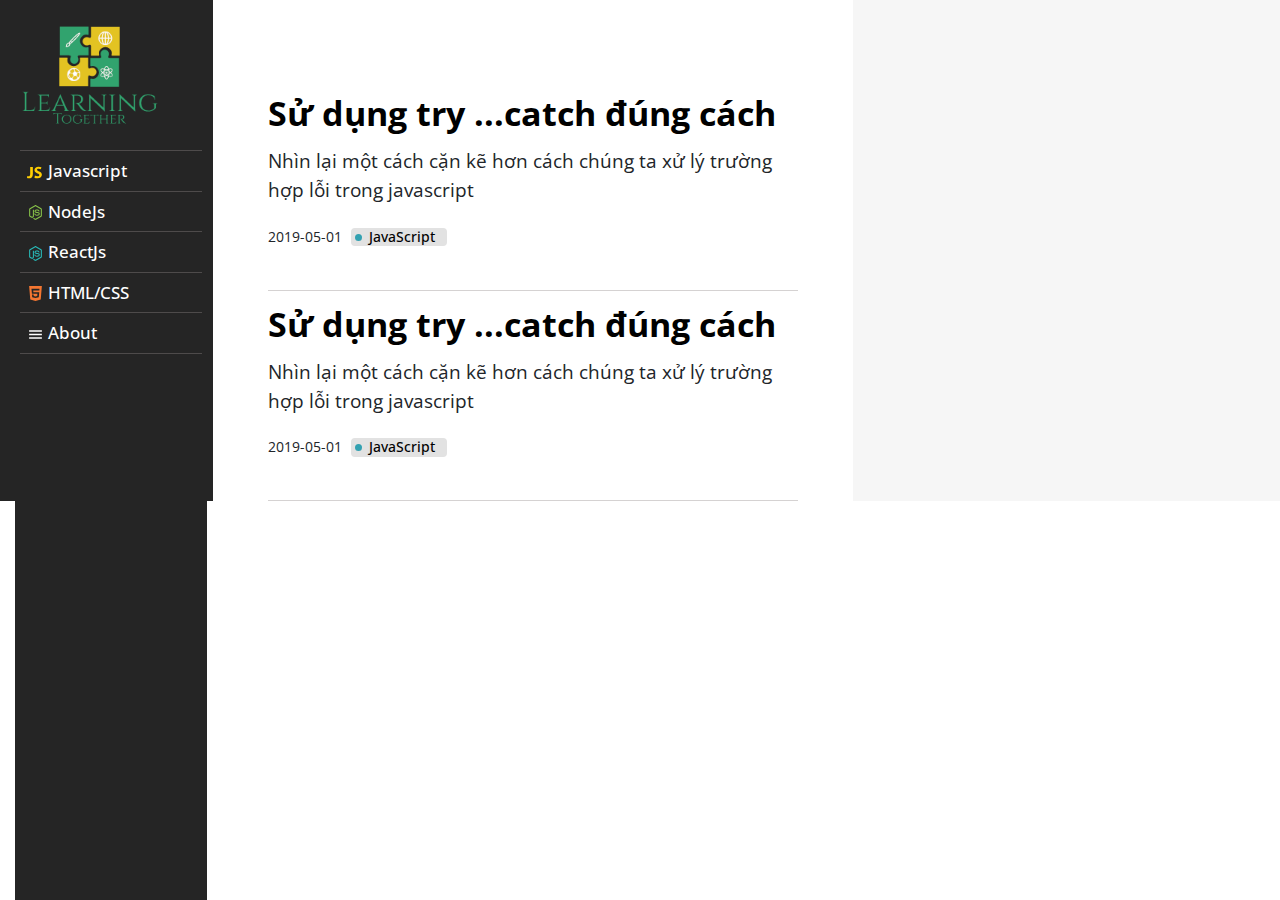
<file: htmls/my-website/index.html>
<!doctype html>
<html lang="en">

<head>
  <!-- Required meta tags -->
  <meta charset="utf-8">
  <meta name="viewport" content="width=device-width, initial-scale=1, shrink-to-fit=no">

  <!-- Bootstrap CSS -->
  <link rel="stylesheet" href="https://stackpath.bootstrapcdn.com/bootstrap/4.3.1/css/bootstrap.min.css"
    integrity="sha384-ggOyR0iXCbMQv3Xipma34MD+dH/1fQ784/j6cY/iJTQUOhcWr7x9JvoRxT2MZw1T" crossorigin="anonymous">

  <!--Font awesome-->
  <link rel="stylesheet" href="https://use.fontawesome.com/releases/v5.8.1/css/all.css" integrity="sha384-50oBUHEmvpQ+1lW4y57PTFmhCaXp0ML5d60M1M7uH2+nqUivzIebhndOJK28anvf" crossorigin="anonymous">

  <!--My Style CSS-->
  <link rel="stylesheet" href="../../csss/my-website/index.css">
  <title>Learning Website</title>
</head>

<body>
  <div class="container-fluid">
    <div class="row">
      <div class="content-left col-lg-2">
        <div class="sidebar">
          <div class="logo">
            <img src="../../images/logo3.png" alt="">
            <i class="fas fa-bars" id="menu-bar"></i>
          </div>
          <div class="list-subject">
            <ul>
              <a aria-label="Kiến thức Javascript" title="Kiến thức Javascript" target="" href="">
                <li>
                  <svg fill="currentColor" preserveAspectRatio="xMidYMid meet" height="1em" width="1em"
                    viewBox="0 0 40 40" style="vertical-align:middle">
                    <g>
                      <path
                        d="m13.8 6.9v16.6c0 7.6-3.9 10.3-9.5 10.3-1.4 0-3.1-0.3-4.3-0.7l0.6-4.8c0.8 0.3 1.9 0.5 3.1 0.5 2.4 0 3.8-1.2 3.8-5.4v-16.5h6.3z m13.5-0.6c3 0 5.1 0.5 6.7 1.2l-1.5 5c-1-0.5-2.7-1.3-5.2-1.3s-3.8 1.2-3.8 2.6c0 1.7 1.5 2.4 4.9 3.7 4.5 1.7 6.6 4.1 6.6 8 0 4.4-3.3 8.3-10.4 8.3-3 0-5.6-0.8-7.1-1.7l1.2-4.9c1.5 0.8 3.8 1.6 6.3 1.6 2.7 0 4.1-1.1 4.1-2.9 0-1.7-1.2-2.6-4.3-3.7-4.3-1.6-7.3-4.1-7.3-8 0-4.5 3.8-8 9.8-8z">
                      </path>
                    </g>
                  </svg>
                  Javascript
                </li>
              </a>
              <a aria-label="Kiến thức NodeJs" title="Kiến thức NodeJs" target="" href="">
                <li>
                  <svg fill="currentColor" preserveAspectRatio="xMidYMid meet" height="1em" width="1em"
                    viewBox="0 0 40 40" style="vertical-align:middle">
                    <g>
                      <path
                        d="m20 37.5c-0.5 0-0.9-0.2-1.3-0.4l-4.2-2.5c-0.6-0.4-0.3-0.5 0-0.5 0.8-0.4 1-0.4 1.9-1 0.1-0.1 0.2-0.1 0.3 0l3.1 1.8c0 0.1 0.3 0.1 0.4 0l12.1-7.2c0.1 0 0.2-0.1 0.2-0.3v-14.6c0-0.1 0-0.3-0.2-0.4l-12.1-7.3c-0.1-0.1-0.3-0.1-0.4 0l-12.1 7.3c-0.1 0.1-0.2 0.3-0.2 0.4v14.6c0 0.2 0 0.3 0.2 0.3l3.1 1.9c1.9 0.9 3-0.1 3-1.2v-14.3c0-0.2 0.1-0.4 0.3-0.4h1.8c0.2 0 0.4 0.2 0.4 0.4v14.3c0 2.6-1.5 4.1-3.9 4.1-0.7 0-1.3-0.1-2.9-0.9l-3.2-1.8c-0.8-0.5-1.3-1.4-1.3-2.4v-14.8c0-1 0.5-1.9 1.3-2.4l12.4-7.4c0.8-0.5 1.8-0.5 2.6 0l12.4 7.4c0.8 0.5 1.3 1.4 1.3 2.4v14.8c0 1-0.5 1.9-1.3 2.4l-12.4 7.3c-0.4 0.2-0.8 0.4-1.3 0.4z m3.8-10c-5 0-6.5-2.4-6.5-4.6 0-0.2 0-0.4 0.3-0.4h1.6c0.2 0 0.4 0.2 0.4 0.3 0.2 1.7 1.3 2.4 4.2 2.4 2.6 0 3.7-0.8 3.7-2.2 0-0.9-0.2-1.4-4.3-1.8-3.4-0.3-5.5-1.2-5.5-4 0-2.6 2.1-4.1 5.7-4.1 3.6 0 5.9 1.1 6.1 4 0 0.1 0 0.2-0.1 0.2s-0.2 0.2-0.3 0.2h-1.5c-0.2 0-0.4-0.2-0.4-0.3-0.3-1.3-1.3-1.8-3.8-1.8-2.9 0-3.2 0.9-3.2 1.7 0 0.9 0.3 1.3 4.2 1.8s5.6 1.3 5.6 4c0 2.8-2.3 4.6-6.2 4.6z">
                      </path>
                    </g>
                  </svg>
                  NodeJs
                </li>
              </a>
              <a aria-label="Kiến thức ReactJs" title="Kiến thức ReactJs" target="" href="">
                <li>
                  <svg fill="currentColor" preserveAspectRatio="xMidYMid meet" height="1em" width="1em"
                    viewBox="0 0 40 40" style="vertical-align:middle">
                    <g>
                      <path
                        d="m20 37.5c-0.5 0-0.9-0.2-1.3-0.4l-4.2-2.5c-0.6-0.4-0.3-0.5 0-0.5 0.8-0.4 1-0.4 1.9-1 0.1-0.1 0.2-0.1 0.3 0l3.1 1.8c0 0.1 0.3 0.1 0.4 0l12.1-7.2c0.1 0 0.2-0.1 0.2-0.3v-14.6c0-0.1 0-0.3-0.2-0.4l-12.1-7.3c-0.1-0.1-0.3-0.1-0.4 0l-12.1 7.3c-0.1 0.1-0.2 0.3-0.2 0.4v14.6c0 0.2 0 0.3 0.2 0.3l3.1 1.9c1.9 0.9 3-0.1 3-1.2v-14.3c0-0.2 0.1-0.4 0.3-0.4h1.8c0.2 0 0.4 0.2 0.4 0.4v14.3c0 2.6-1.5 4.1-3.9 4.1-0.7 0-1.3-0.1-2.9-0.9l-3.2-1.8c-0.8-0.5-1.3-1.4-1.3-2.4v-14.8c0-1 0.5-1.9 1.3-2.4l12.4-7.4c0.8-0.5 1.8-0.5 2.6 0l12.4 7.4c0.8 0.5 1.3 1.4 1.3 2.4v14.8c0 1-0.5 1.9-1.3 2.4l-12.4 7.3c-0.4 0.2-0.8 0.4-1.3 0.4z m3.8-10c-5 0-6.5-2.4-6.5-4.6 0-0.2 0-0.4 0.3-0.4h1.6c0.2 0 0.4 0.2 0.4 0.3 0.2 1.7 1.3 2.4 4.2 2.4 2.6 0 3.7-0.8 3.7-2.2 0-0.9-0.2-1.4-4.3-1.8-3.4-0.3-5.5-1.2-5.5-4 0-2.6 2.1-4.1 5.7-4.1 3.6 0 5.9 1.1 6.1 4 0 0.1 0 0.2-0.1 0.2s-0.2 0.2-0.3 0.2h-1.5c-0.2 0-0.4-0.2-0.4-0.3-0.3-1.3-1.3-1.8-3.8-1.8-2.9 0-3.2 0.9-3.2 1.7 0 0.9 0.3 1.3 4.2 1.8s5.6 1.3 5.6 4c0 2.8-2.3 4.6-6.2 4.6z">
                      </path>
                    </g>
                  </svg>
                  ReactJs
                </li>
              </a>
              <a aria-label="Kiến thức HTML/CSS" title="Kiến thức HTML/CSS" target="" href="">
                <li>
                  <svg fill="currentColor" preserveAspectRatio="xMidYMid meet" height="1em" width="1em"
                    viewBox="0 0 40 40" style="vertical-align:middle">
                    <g>
                      <path
                        d="m5 2.5h30l-2.7 31.5-12.3 3.5-12.3-3.5z m24.1 10.3l0.3-3.9h-18.9l1.1 11.7h13l-0.5 5-4.1 1.2-4.2-1.2-0.3-3h-3.7l0.5 6.1 7.7 2.1 7.7-2.2 1.1-11.8h-13.8l-0.3-4h14.4z">
                      </path>
                    </g>
                  </svg>
                  HTML/CSS
                </li>
              </a>
              <a aria-label="About" title="About" target="" href="">
                <li>
                  <svg fill="currentColor" preserveAspectRatio="xMidYMid meet" height="1em" width="1em"
                    viewBox="0 0 40 40" style="vertical-align:middle">
                    <g>
                      <path d="m5 30v-3.4h30v3.4h-30z m0-8.4v-3.2h30v3.2h-30z m0-11.6h30v3.4h-30v-3.4z"></path>
                    </g>
                  </svg>
                  About
                </li>
              </a>
            </ul>
          </div>
        </div>        
      </div>
      <div class="wapper col-lg-6">
        <div class="list-posts">
          <article class="post">
            <header class="post-header">
              <a href="">
                Sử dụng try ...catch đúng cách
              </a>
            </header>
            <p class="post-short-content">Nhìn lại một cách cặn kẽ hơn cách chúng ta xử lý trường hợp lỗi trong javascript</p>
            <footer class="post-footer">
              <span class="create-date">2019-05-01</span>
              <div class="tags">
                <span class="badge">
                  <a href="">
                    JavaScript
                  </a>
                </span>                
              </div>
            </footer>
          </article>
          <article class="post">
            <header class="post-header">
              <a href="">
                Sử dụng try ...catch đúng cách
              </a>
            </header>
            <p class="post-short-content">Nhìn lại một cách cặn kẽ hơn cách chúng ta xử lý trường hợp lỗi trong javascript</p>
            <footer class="post-footer">
              <span class="create-date">2019-05-01</span>
              <div class="tags">
                <span class="badge">
                  <a href="">
                    JavaScript
                  </a>
                </span>                
              </div>
            </footer>
          </article>
        </div>
      </div>
      <div class="content-right col-lg-4">

      </div>
    </div>
  </div>

  <!-- Optional JavaScript -->
  <!-- jQuery first, then Popper.js, then Bootstrap JS -->
  <script src="https://code.jquery.com/jquery-3.3.1.slim.min.js"
    integrity="sha384-q8i/X+965DzO0rT7abK41JStQIAqVgRVzpbzo5smXKp4YfRvH+8abtTE1Pi6jizo"
    crossorigin="anonymous"></script>
  <script src="https://cdnjs.cloudflare.com/ajax/libs/popper.js/1.14.7/umd/popper.min.js"
    integrity="sha384-UO2eT0CpHqdSJQ6hJty5KVphtPhzWj9WO1clHTMGa3JDZwrnQq4sF86dIHNDz0W1"
    crossorigin="anonymous"></script>
  <script src="https://stackpath.bootstrapcdn.com/bootstrap/4.3.1/js/bootstrap.min.js"
    integrity="sha384-JjSmVgyd0p3pXB1rRibZUAYoIIy6OrQ6VrjIEaFf/nJGzIxFDsf4x0xIM+B07jRM"
    crossorigin="anonymous"></script>
  <script src="../../js/my-website/index.js"></script>
</body>

</html>
</file>
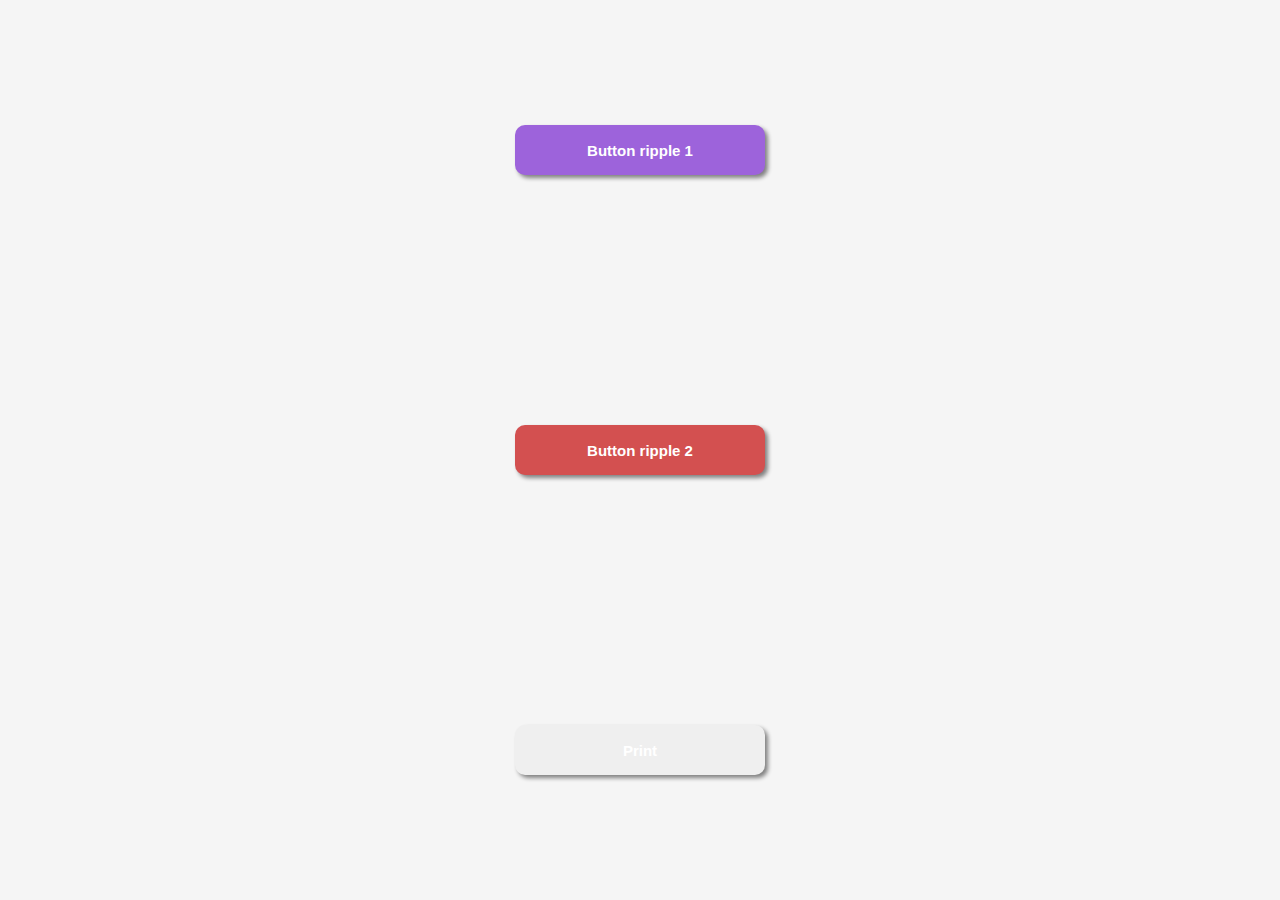
<file: htmls/button-ripple.html>
<!DOCTYPE html>
<html lang="en">
  <head>
    <meta charset="UTF-8" />
    <meta name="viewport" content="width=device-width, initial-scale=1.0" />
    <meta http-equiv="X-UA-Compatible" content="ie=edge" />
		<title>Document</title>
		<link rel="stylesheet" href="../csss/button-ripple.css">
  </head>
  <body>
		<button>Button ripple 1</button>
		<button>Button ripple 2</button>
		<button onclick="windowPrint()">Print</button>
	</body>
	<script>
		

		document.addEventListener("DOMContentLoaded", function(){
			function windowPrint(){
			alert("vao day");
			window.print();
		}
			
			var button1 = document.querySelector("button:nth-child(1)");
			var button2 = document.querySelector("button:nth-child(2)");
			var hover = true;

			button1.addEventListener("click", () => {				
				let ripple2 = document.createElement("div");
				let x,y;										

				x = event.clientY - button1.offsetTop;
				y = event.clientX - button1.offsetLeft;
				ripple2.classList.add("ripple2");
				ripple2.style.top = x + "px";
				ripple2.style.left = y + "px";
				button1.appendChild(ripple2);
			});			
			
			button2.addEventListener("mousemove", () => {
				if(hover){
					hover = false;
					addRipple(event, button2);
					setTimeout(function(){
						hover = true;
					}, 100)
				}
				
			});

			function addRipple(event, button){
				let ripple1 = document.createElement("div");
				let x,y;										

				x = event.clientY - button.offsetTop;
				y = event.clientX - button.offsetLeft;
				ripple1.classList.add("ripple1");
				ripple1.style.top = x + "px";
				ripple1.style.left = y + "px";
				button.appendChild(ripple1);
					
			}

		})
	</script>
</html>
</file>
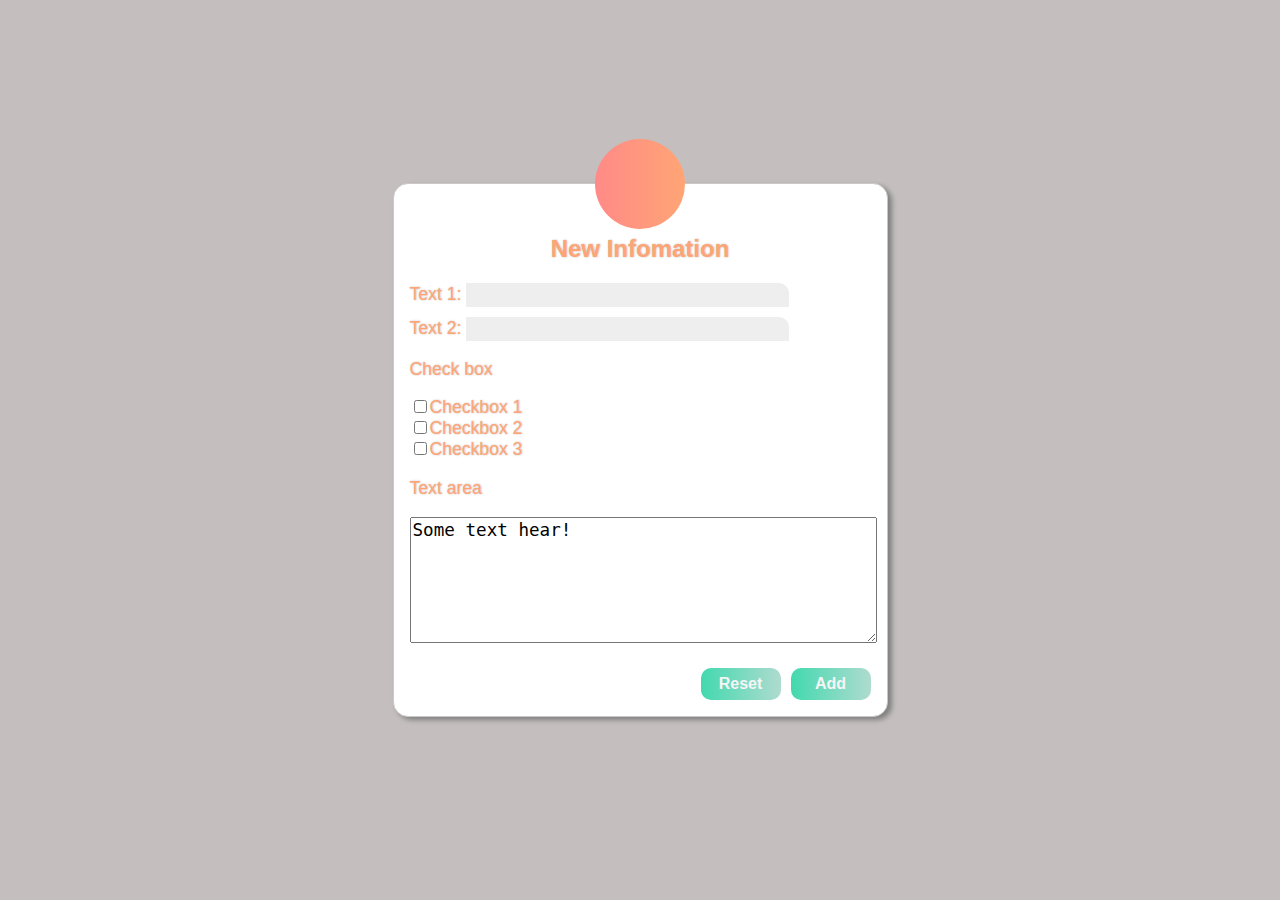
<file: htmls/form-input-info.html>
<!DOCTYPE html>
<html lang="en">
  <head>
    <meta charset="UTF-8" />
    <meta name="viewport" content="width=device-width, initial-scale=1.0" />
    <meta http-equiv="X-UA-Compatible" content="ie=edge" />
		<title>Document</title>
		<link rel="stylesheet" href="https://use.fontawesome.com/releases/v5.8.1/css/all.css" integrity="sha384-50oBUHEmvpQ+1lW4y57PTFmhCaXp0ML5d60M1M7uH2+nqUivzIebhndOJK28anvf" crossorigin="anonymous">
		<link rel="stylesheet" href="../csss//form-input-info.css">
  </head>
  <body>
		<div class="form-input-information">		
			<form action="" id="info-form">
				<div class="logo-header">				
				</div>
				<i class="far fa-file-alt"></i>
				<h2>New Infomation</h2>
				<div class="input-group">
					<label for="text1">Text 1:</label>
					<input type="text" id="text1">
				</div>
				<div class="input-group">
					<label for="text2">Text 2:</label>
					<input type="text" id="text2">
				</div>
				<div class="input-group">
					<p>Check box</p>
					<input type="checkbox" name="checkbox1" value="Value1">Checkbox 1<br>
					<input type="checkbox" name="checkbox2" value="Value2">Checkbox 2<br>
					<input type="checkbox" name="checkbox3" value="Value3">Checkbox 3<br>
				</div>			
				<div class="input-group">
					<p>Text area</p>
					<textarea rows="6" cols="40" form="info-form">Some text hear!</textarea>	
				</div>
				<button type="submit">Add</button>
				<button type="reset">Reset</button>
			</form>
		</div>
	</body>
</html>
</file>
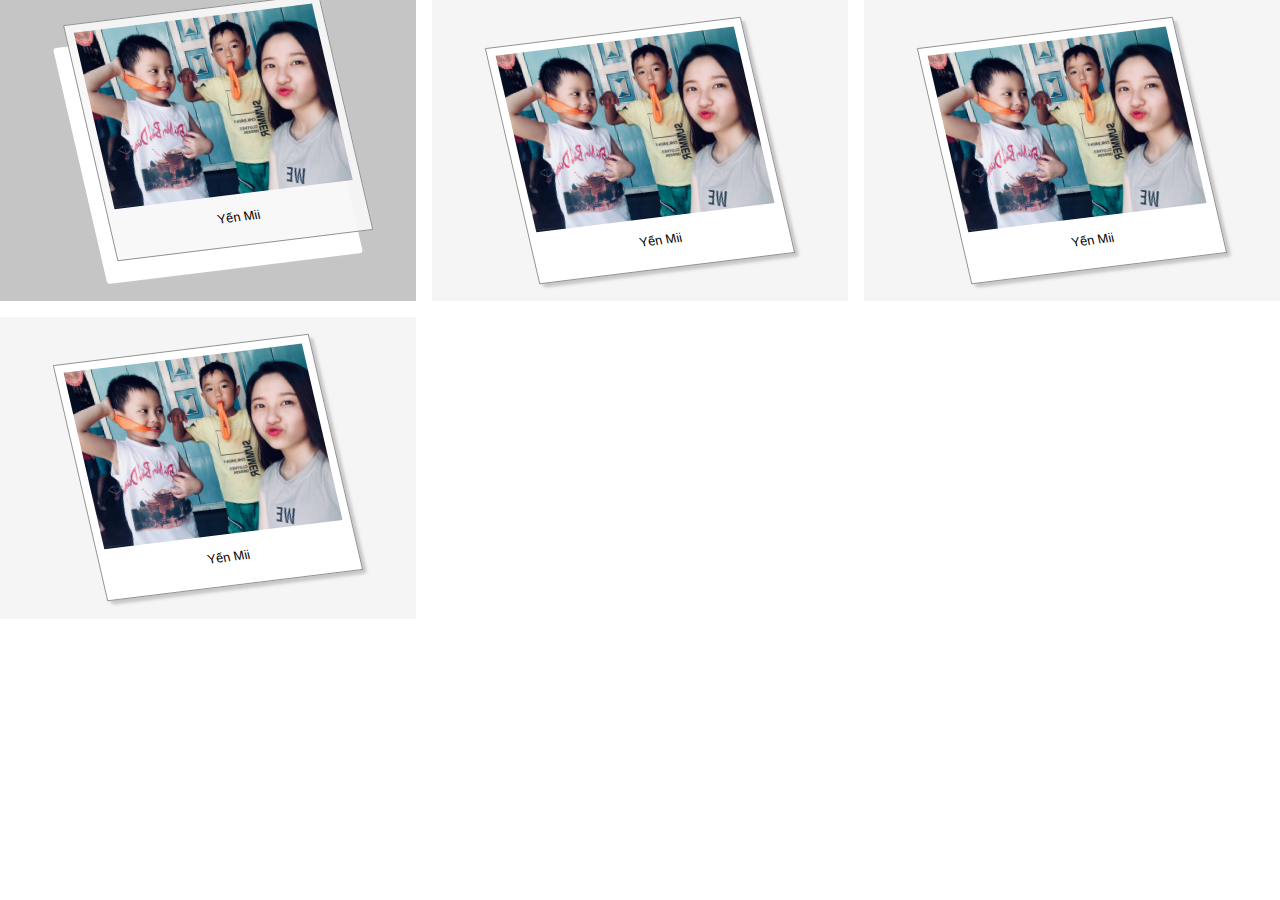
<file: htmls/image-box.html>
<!DOCTYPE html>
<html lang="en">
  <head>
    <meta charset="UTF-8" />
    <meta name="viewport" content="width=device-width, initial-scale=1.0" />
    <meta http-equiv="X-UA-Compatible" content="ie=edge" />
		<title>Document</title>
		<link rel="stylesheet" href="../csss/image-box.css">
  </head>
  <body>
		<div class="image-wapper">
			<div class="image-box">
				<div class="image-card">
					<img src="../images/45029951_949247341930043_8119810018695446528_o.jpg" alt="">
					<div class="title">
						<p>Yến Mii</p>
					</div>
				</div>				
			</div>
		</div>
		<div class="image-wapper">
			<div class="image-box">
				<div class="image-card">
					<img src="../images/45029951_949247341930043_8119810018695446528_o.jpg" alt="">
					<div class="title">
						<p>Yến Mii</p>
					</div>
				</div>				
			</div>
		</div>
		<div class="image-wapper">
			<div class="image-box">
				<div class="image-card">
					<img src="../images/45029951_949247341930043_8119810018695446528_o.jpg" alt="">
					<div class="title">
						<p>Yến Mii</p>
					</div>
				</div>				
			</div>
		</div>
		<div class="image-wapper">
			<div class="image-box">
				<div class="image-card">
					<img src="../images/45029951_949247341930043_8119810018695446528_o.jpg" alt="">
					<div class="title">
						<p>Yến Mii</p>
					</div>
				</div>				
			</div>
		</div>
	</body>
</html>
</file>
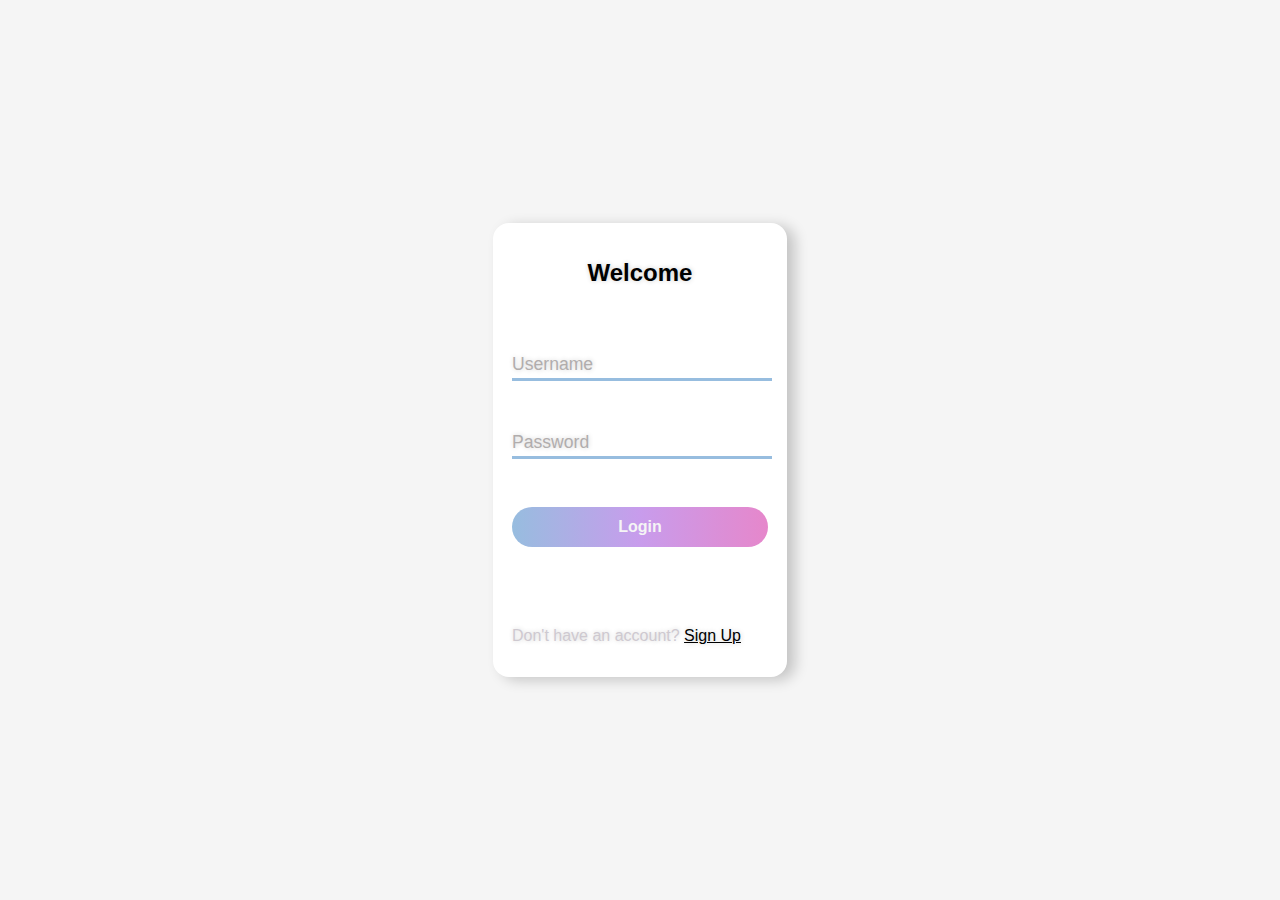
<file: htmls/login-form.html>
<!DOCTYPE html>
<html lang="en">
  <head>
    <meta charset="UTF-8" />
    <meta name="viewport" content="width=device-width, initial-scale=1.0" />
    <meta http-equiv="X-UA-Compatible" content="ie=edge" />
		<title>Document</title>
		<link rel="stylesheet" href="../csss/login-form.css">
  </head>
  <body>
    <div class="form-login">
      <form action="">
        <h2>Welcome</h2>
        <div class="input-group">
          <input type="text" id="username" autocomplete="username" required>
          <label for="username">Username</label>
        </div>
        <div class="input-group">
          <input type="password" id="password" autocomplete="current-password" required>
          <label for="password">Password</label>
        </div>
        <button type="submit">Login</button>
        <p>Don't have an account? <a href="#">Sign Up</a></p>
      </form>
    </div>
    
	</body>
</html>
</file>
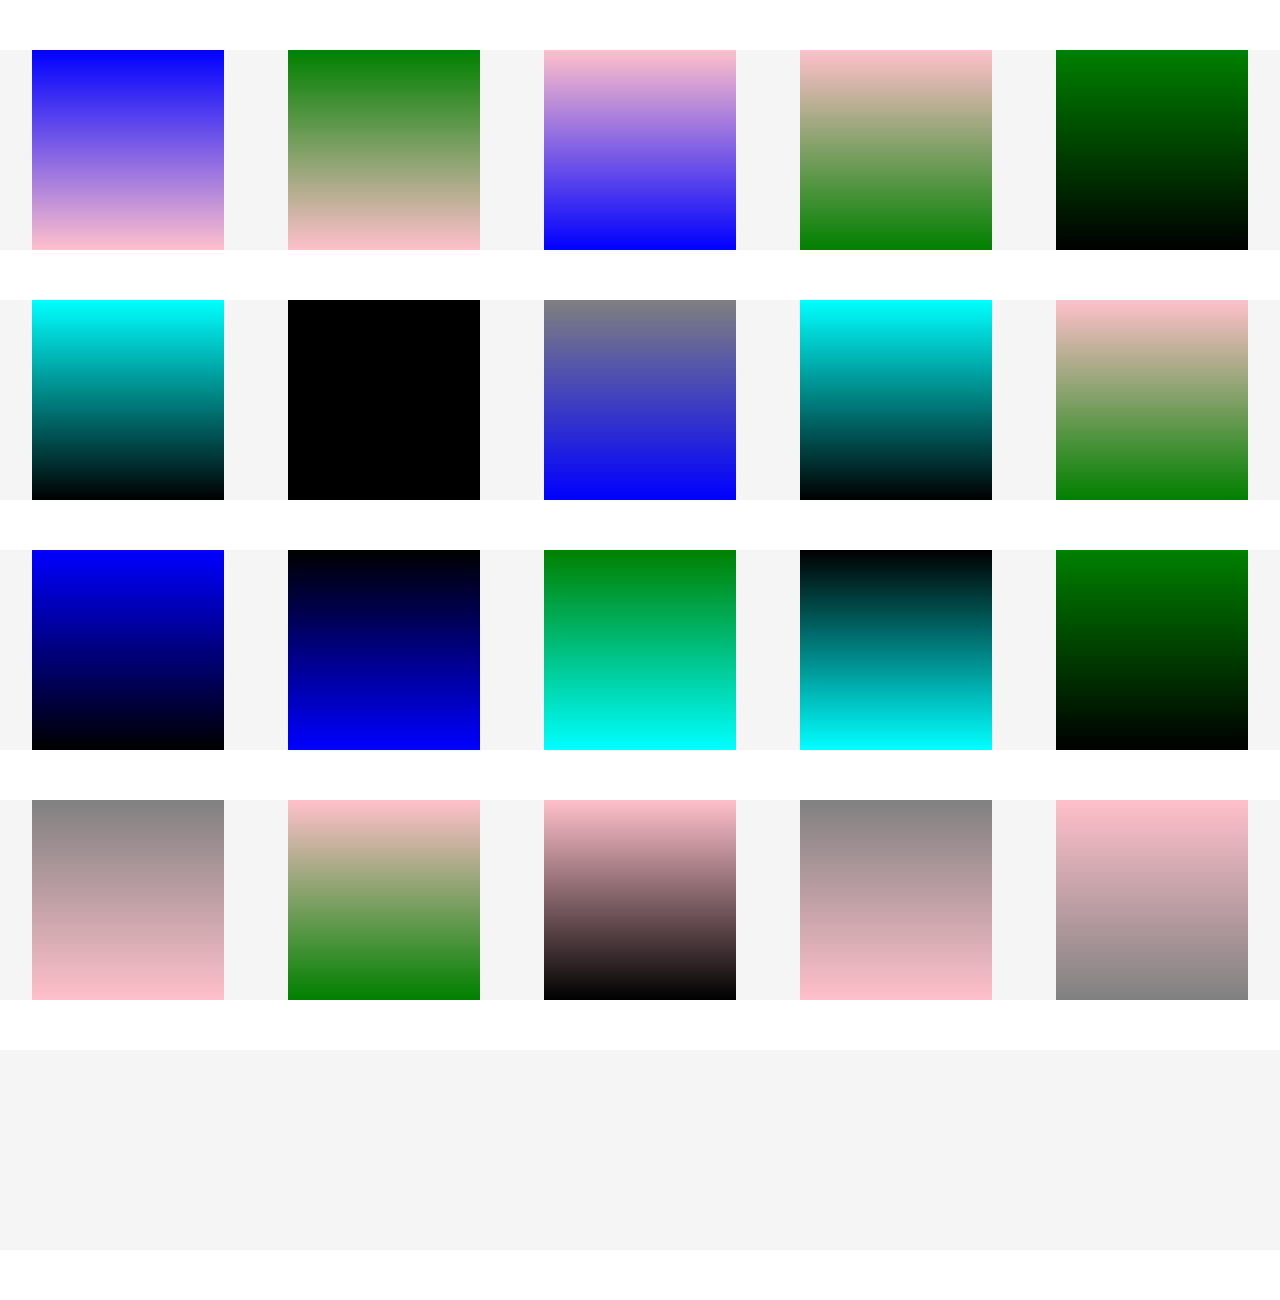
<file: htmls/wowjs.html>
<!DOCTYPE html>
<html lang="en">
  <head>
    <meta charset="UTF-8" />
    <meta name="viewport" content="width=device-width, initial-scale=1.0" />
    <meta http-equiv="X-UA-Compatible" content="ie=edge" />
		<title>Document</title>
		<link rel="stylesheet" href="../csss/wowjs.css">
		<link rel="stylesheet" href="../csss/wowjs-animation-file-import.css">
  </head>
  <body>
		<div class="list-items">
			<div class="item"></div>
			<div class="item"></div>
			<div class="item"></div>
			<div class="item"></div>
			<div class="item"></div>
		</div>
		<div class="list-items">
			<div class="item"></div>
			<div class="item"></div>
			<div class="item"></div>
			<div class="item"></div>
			<div class="item"></div>
		</div>
		<div class="list-items">
			<div class="item"></div>
			<div class="item"></div>
			<div class="item"></div>
			<div class="item"></div>
			<div class="item"></div>
		</div>
		<div class="list-items">
			<div class="item"></div>
			<div class="item"></div>
			<div class="item"></div>
			<div class="item"></div>
			<div class="item"></div>
		</div>
		<div class="list-items">
			<div class="item"></div>
			<div class="item"></div>
			<div class="item"></div>
			<div class="item"></div>
			<div class="item"></div>
		</div>

		<script src="../js/wow.js"></script>
		<script>
			new WOW().init();
			var listitem = document.querySelectorAll(".item");
			var arrayColor = ["black", "blue", "green", "gray", "pink", "cyan"]
			listitem.forEach(function(i){
				i.style.background = "linear-gradient("+ arrayColor[Math.floor(Math.random() * arrayColor.length )] +"," + arrayColor[Math.floor(Math.random() * arrayColor.length )]  + ")";
				i.classList.add("wow", "tada");
				i.setAttribute("data-wow-offset", "100");
			})
		</script>
	</body>
</html>
</file>
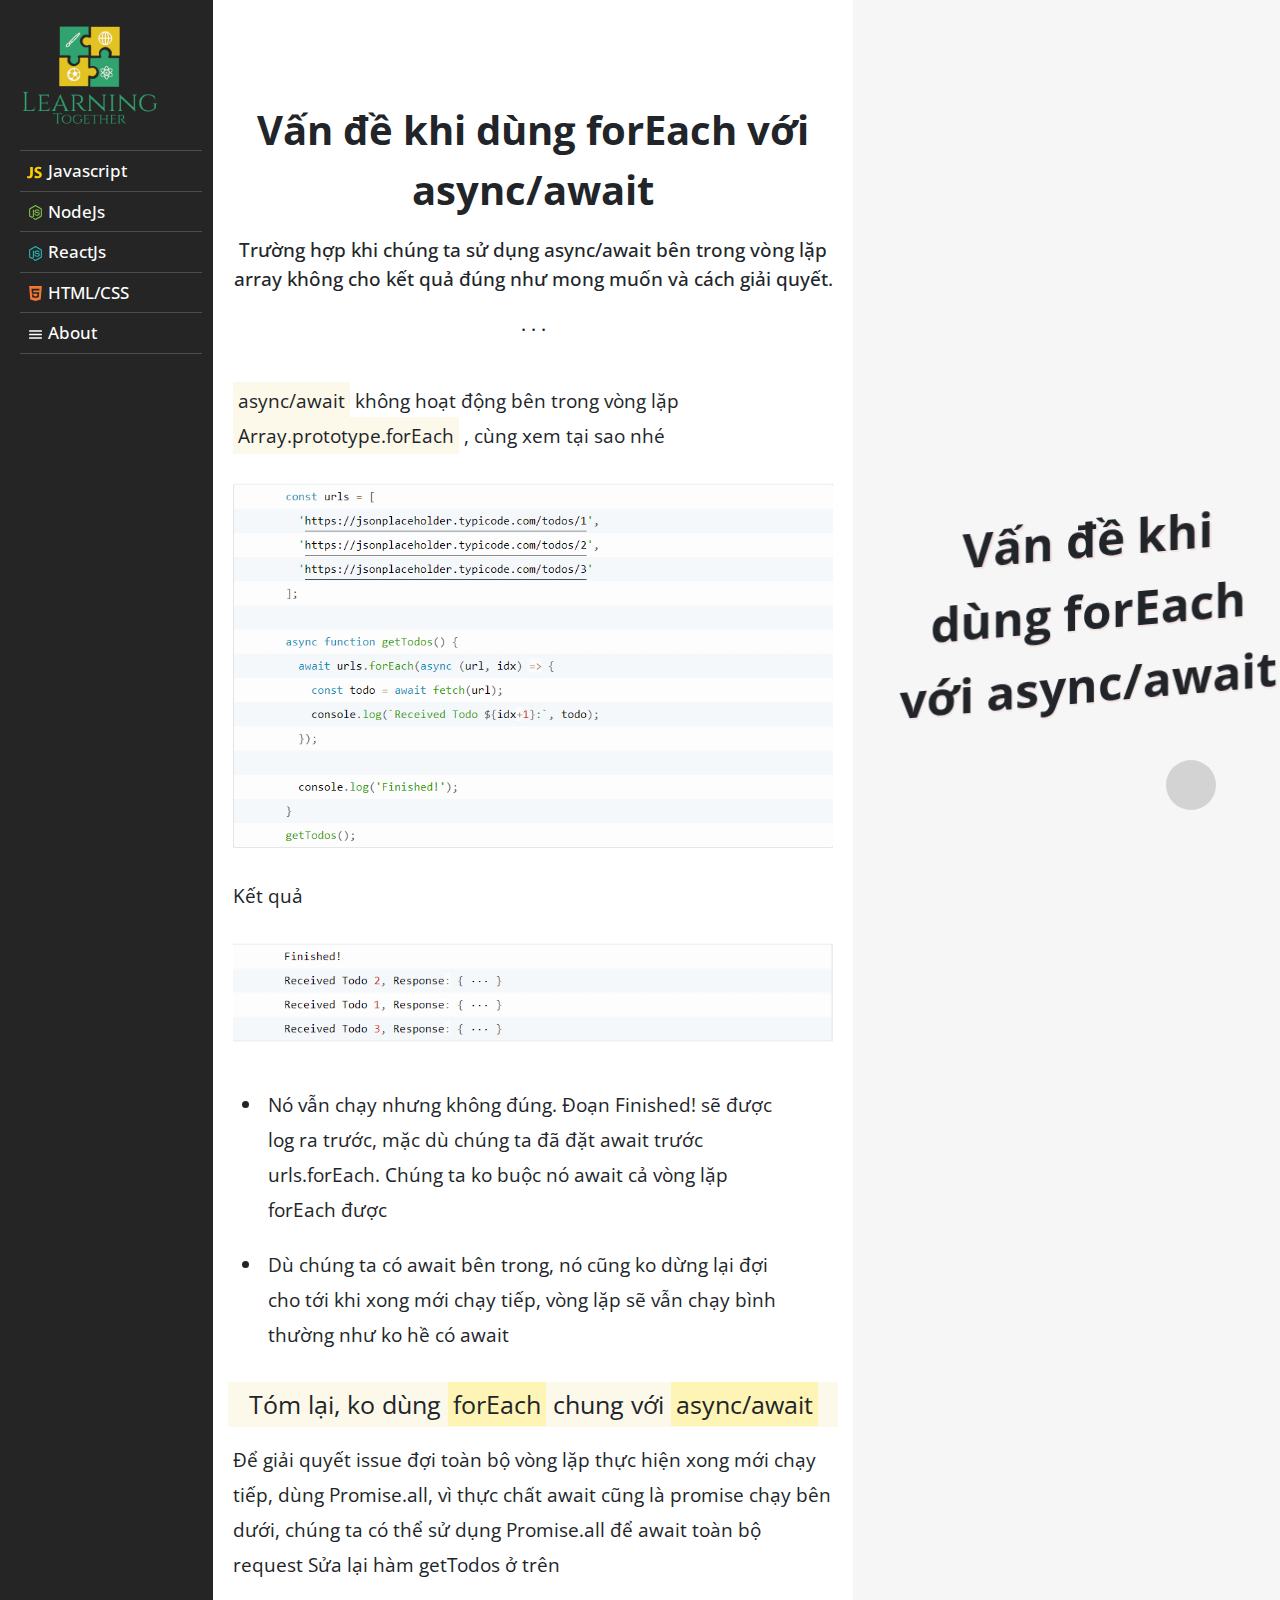
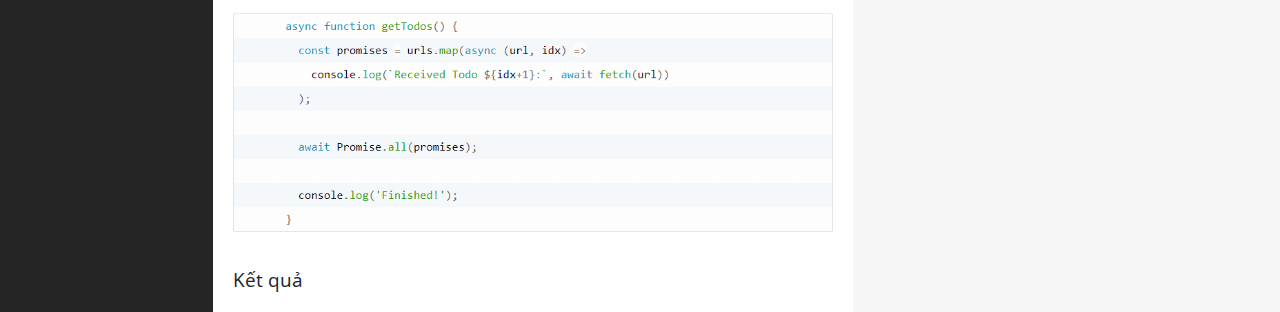
<file: htmls/my-website/post_detail.html>
<!doctype html>
<html lang="en">

<head>
  <!-- Required meta tags -->
  <meta charset="utf-8">
  <meta name="viewport" content="width=device-width, initial-scale=1, shrink-to-fit=no">

  <!-- Bootstrap CSS -->
  <link rel="stylesheet" href="https://stackpath.bootstrapcdn.com/bootstrap/4.3.1/css/bootstrap.min.css"
    integrity="sha384-ggOyR0iXCbMQv3Xipma34MD+dH/1fQ784/j6cY/iJTQUOhcWr7x9JvoRxT2MZw1T" crossorigin="anonymous">

  <!--Font awesome-->
  <link rel="stylesheet" href="https://use.fontawesome.com/releases/v5.8.1/css/all.css"
    integrity="sha384-50oBUHEmvpQ+1lW4y57PTFmhCaXp0ML5d60M1M7uH2+nqUivzIebhndOJK28anvf" crossorigin="anonymous">

  <!--My Style CSS-->
  <link rel="stylesheet" href="../../csss/my-website/index.css">
  <link rel="stylesheet" href="../../csss/my-website/detail_post.css">
  <title>Learning Website</title>
</head>

<body>
  <div class="container-fluid">
    <div class="row">
      <div class="content-left col-lg-2">
        <div class="sidebar">
          <div class="logo">
            <img src="../../images/logo3.png" alt="">
            <i class="fas fa-bars" id="menu-bar"></i>
          </div>
          <div class="list-subject">
            <ul>
              <a aria-label="Kiến thức Javascript" title="Kiến thức Javascript" target="" href="">
                <li>
                  <svg fill="currentColor" preserveAspectRatio="xMidYMid meet" height="1em" width="1em"
                    viewBox="0 0 40 40" style="vertical-align:middle">
                    <g>
                      <path
                        d="m13.8 6.9v16.6c0 7.6-3.9 10.3-9.5 10.3-1.4 0-3.1-0.3-4.3-0.7l0.6-4.8c0.8 0.3 1.9 0.5 3.1 0.5 2.4 0 3.8-1.2 3.8-5.4v-16.5h6.3z m13.5-0.6c3 0 5.1 0.5 6.7 1.2l-1.5 5c-1-0.5-2.7-1.3-5.2-1.3s-3.8 1.2-3.8 2.6c0 1.7 1.5 2.4 4.9 3.7 4.5 1.7 6.6 4.1 6.6 8 0 4.4-3.3 8.3-10.4 8.3-3 0-5.6-0.8-7.1-1.7l1.2-4.9c1.5 0.8 3.8 1.6 6.3 1.6 2.7 0 4.1-1.1 4.1-2.9 0-1.7-1.2-2.6-4.3-3.7-4.3-1.6-7.3-4.1-7.3-8 0-4.5 3.8-8 9.8-8z">
                      </path>
                    </g>
                  </svg>
                  Javascript
                </li>
              </a>
              <a aria-label="Kiến thức NodeJs" title="Kiến thức NodeJs" target="" href="">
                <li>
                  <svg fill="currentColor" preserveAspectRatio="xMidYMid meet" height="1em" width="1em"
                    viewBox="0 0 40 40" style="vertical-align:middle">
                    <g>
                      <path
                        d="m20 37.5c-0.5 0-0.9-0.2-1.3-0.4l-4.2-2.5c-0.6-0.4-0.3-0.5 0-0.5 0.8-0.4 1-0.4 1.9-1 0.1-0.1 0.2-0.1 0.3 0l3.1 1.8c0 0.1 0.3 0.1 0.4 0l12.1-7.2c0.1 0 0.2-0.1 0.2-0.3v-14.6c0-0.1 0-0.3-0.2-0.4l-12.1-7.3c-0.1-0.1-0.3-0.1-0.4 0l-12.1 7.3c-0.1 0.1-0.2 0.3-0.2 0.4v14.6c0 0.2 0 0.3 0.2 0.3l3.1 1.9c1.9 0.9 3-0.1 3-1.2v-14.3c0-0.2 0.1-0.4 0.3-0.4h1.8c0.2 0 0.4 0.2 0.4 0.4v14.3c0 2.6-1.5 4.1-3.9 4.1-0.7 0-1.3-0.1-2.9-0.9l-3.2-1.8c-0.8-0.5-1.3-1.4-1.3-2.4v-14.8c0-1 0.5-1.9 1.3-2.4l12.4-7.4c0.8-0.5 1.8-0.5 2.6 0l12.4 7.4c0.8 0.5 1.3 1.4 1.3 2.4v14.8c0 1-0.5 1.9-1.3 2.4l-12.4 7.3c-0.4 0.2-0.8 0.4-1.3 0.4z m3.8-10c-5 0-6.5-2.4-6.5-4.6 0-0.2 0-0.4 0.3-0.4h1.6c0.2 0 0.4 0.2 0.4 0.3 0.2 1.7 1.3 2.4 4.2 2.4 2.6 0 3.7-0.8 3.7-2.2 0-0.9-0.2-1.4-4.3-1.8-3.4-0.3-5.5-1.2-5.5-4 0-2.6 2.1-4.1 5.7-4.1 3.6 0 5.9 1.1 6.1 4 0 0.1 0 0.2-0.1 0.2s-0.2 0.2-0.3 0.2h-1.5c-0.2 0-0.4-0.2-0.4-0.3-0.3-1.3-1.3-1.8-3.8-1.8-2.9 0-3.2 0.9-3.2 1.7 0 0.9 0.3 1.3 4.2 1.8s5.6 1.3 5.6 4c0 2.8-2.3 4.6-6.2 4.6z">
                      </path>
                    </g>
                  </svg>
                  NodeJs
                </li>
              </a>
              <a aria-label="Kiến thức ReactJs" title="Kiến thức ReactJs" target="" href="">
                <li>
                  <svg fill="currentColor" preserveAspectRatio="xMidYMid meet" height="1em" width="1em"
                    viewBox="0 0 40 40" style="vertical-align:middle">
                    <g>
                      <path
                        d="m20 37.5c-0.5 0-0.9-0.2-1.3-0.4l-4.2-2.5c-0.6-0.4-0.3-0.5 0-0.5 0.8-0.4 1-0.4 1.9-1 0.1-0.1 0.2-0.1 0.3 0l3.1 1.8c0 0.1 0.3 0.1 0.4 0l12.1-7.2c0.1 0 0.2-0.1 0.2-0.3v-14.6c0-0.1 0-0.3-0.2-0.4l-12.1-7.3c-0.1-0.1-0.3-0.1-0.4 0l-12.1 7.3c-0.1 0.1-0.2 0.3-0.2 0.4v14.6c0 0.2 0 0.3 0.2 0.3l3.1 1.9c1.9 0.9 3-0.1 3-1.2v-14.3c0-0.2 0.1-0.4 0.3-0.4h1.8c0.2 0 0.4 0.2 0.4 0.4v14.3c0 2.6-1.5 4.1-3.9 4.1-0.7 0-1.3-0.1-2.9-0.9l-3.2-1.8c-0.8-0.5-1.3-1.4-1.3-2.4v-14.8c0-1 0.5-1.9 1.3-2.4l12.4-7.4c0.8-0.5 1.8-0.5 2.6 0l12.4 7.4c0.8 0.5 1.3 1.4 1.3 2.4v14.8c0 1-0.5 1.9-1.3 2.4l-12.4 7.3c-0.4 0.2-0.8 0.4-1.3 0.4z m3.8-10c-5 0-6.5-2.4-6.5-4.6 0-0.2 0-0.4 0.3-0.4h1.6c0.2 0 0.4 0.2 0.4 0.3 0.2 1.7 1.3 2.4 4.2 2.4 2.6 0 3.7-0.8 3.7-2.2 0-0.9-0.2-1.4-4.3-1.8-3.4-0.3-5.5-1.2-5.5-4 0-2.6 2.1-4.1 5.7-4.1 3.6 0 5.9 1.1 6.1 4 0 0.1 0 0.2-0.1 0.2s-0.2 0.2-0.3 0.2h-1.5c-0.2 0-0.4-0.2-0.4-0.3-0.3-1.3-1.3-1.8-3.8-1.8-2.9 0-3.2 0.9-3.2 1.7 0 0.9 0.3 1.3 4.2 1.8s5.6 1.3 5.6 4c0 2.8-2.3 4.6-6.2 4.6z">
                      </path>
                    </g>
                  </svg>
                  ReactJs
                </li>
              </a>
              <a aria-label="Kiến thức HTML/CSS" title="Kiến thức HTML/CSS" target="" href="">
                <li>
                  <svg fill="currentColor" preserveAspectRatio="xMidYMid meet" height="1em" width="1em"
                    viewBox="0 0 40 40" style="vertical-align:middle">
                    <g>
                      <path
                        d="m5 2.5h30l-2.7 31.5-12.3 3.5-12.3-3.5z m24.1 10.3l0.3-3.9h-18.9l1.1 11.7h13l-0.5 5-4.1 1.2-4.2-1.2-0.3-3h-3.7l0.5 6.1 7.7 2.1 7.7-2.2 1.1-11.8h-13.8l-0.3-4h14.4z">
                      </path>
                    </g>
                  </svg>
                  HTML/CSS
                </li>
              </a>
              <a aria-label="About" title="About" target="" href="">
                <li>
                  <svg fill="currentColor" preserveAspectRatio="xMidYMid meet" height="1em" width="1em"
                    viewBox="0 0 40 40" style="vertical-align:middle">
                    <g>
                      <path d="m5 30v-3.4h30v3.4h-30z m0-8.4v-3.2h30v3.2h-30z m0-11.6h30v3.4h-30v-3.4z"></path>
                    </g>
                  </svg>
                  About
                </li>
              </a>
            </ul>
          </div>
        </div>
      </div>
      <div class="wapper col-lg-6">
        <div class="post_detail">
          <div class="post_detail_header">
            <p>Vấn đề khi dùng forEach với async/await</p>
            <p>Trường hợp khi chúng ta sử dụng async/await bên trong vòng lặp array không cho kết quả đúng như mong muốn
              và cách giải quyết.</p>
            <p>. . .</p>
          </div>
          <div class="post_detail_content">
            <p> <span class="hightlight">async/await</span> không hoạt động bên trong vòng lặp <span class="hightlight">Array.prototype.forEach</span> , cùng xem tại sao nhé</p>
            <img src="../../images/1.png" alt="Hinh 1">
            <p>Kết quả</p>
            <img src="../../images/2.png" alt="Hinh 2">
            <ul>
              <li>Nó vẫn chạy nhưng không đúng. Đoạn Finished! sẽ được log ra trước, mặc dù chúng ta đã đặt await trước
                urls.forEach. Chúng ta ko buộc nó await cả vòng lặp forEach được</li>
              <li>Dù chúng ta có await bên trong, nó cũng ko dừng lại đợi cho tới khi xong mới chạy tiếp, vòng lặp sẽ
                vẫn chạy bình thường như ko hề có await</li>
            </ul>
            <p class="important">Tóm lại, ko dùng <span class="hightlight">forEach</span> chung với  <span class="hightlight">async/await</span></p>
            <p>Để giải quyết issue đợi toàn bộ vòng lặp thực hiện xong mới chạy tiếp, dùng Promise.all, vì thực chất
              await cũng là promise chạy bên dưới, chúng ta có thể sử dụng Promise.all để await toàn bộ request
              Sửa lại hàm getTodos ở trên
            </p>
            <img src="../../images/3.png" alt="Hinh_3">
            <p>Kết quả</p>

          </div>
        </div>
      </div>

      <div class="content-right col-lg-4">
        <div class="content-right-header">
          Vấn đề khi dùng forEach với async/await
        </div>
        <div class="up_to_top" onclick="topFunction()">
          <i class="fas fa-chevron-up"></i>
        </div>
      </div>
    </div>
  </div>

  <!-- Optional JavaScript -->
  <!-- jQuery first, then Popper.js, then Bootstrap JS -->
  <script src="https://code.jquery.com/jquery-3.3.1.slim.min.js"
    integrity="sha384-q8i/X+965DzO0rT7abK41JStQIAqVgRVzpbzo5smXKp4YfRvH+8abtTE1Pi6jizo"
    crossorigin="anonymous"></script>
  <script src="https://cdnjs.cloudflare.com/ajax/libs/popper.js/1.14.7/umd/popper.min.js"
    integrity="sha384-UO2eT0CpHqdSJQ6hJty5KVphtPhzWj9WO1clHTMGa3JDZwrnQq4sF86dIHNDz0W1"
    crossorigin="anonymous"></script>
  <script src="https://stackpath.bootstrapcdn.com/bootstrap/4.3.1/js/bootstrap.min.js"
    integrity="sha384-JjSmVgyd0p3pXB1rRibZUAYoIIy6OrQ6VrjIEaFf/nJGzIxFDsf4x0xIM+B07jRM"
    crossorigin="anonymous"></script>
  <script src="../../js/my-website/index.js"></script>
</body>

</html>
</file>
<file: csss/my-website/index.css>
@import url('https://fonts.googleapis.com/css?family=Open+Sans');

body{
  font-family: 'Open Sans', sans-serif;
}

a, a:hover{
  text-decoration: none;
  color: white;
}

.content-left{     
  background-color: #252525;
  height: auto;
  color: white;  
}

.content-right{
  background-color: #f6f6f6;
}

.sidebar{
  position: fixed;
  top: 0;
  background-color: #252525;
  height: 100vh;
  width: 15%;
}

.logo > img {
  width: 150px;
  height: 150px;
}

.logo i{
  display: none;
}

.list-subject > ul{
  list-style-type: none;
  font-size: 17px;
  font-weight: 500; 
  padding: 0px 5px; 
}

.list-subject li{
  border-top: 1px solid #4e4b4b;
  padding: 7px;
  transition: all 200ms;
}

.list-subject a:last-of-type li{
  border-bottom: 1px solid #4e4b4b;
  
}

.list-subject a:hover li{
  background-color:#4e4b4b; 
  padding-left: 15px;
  
}

.list-subject a:nth-child(1) svg{
  color: #FFCE02;
}

.list-subject a:nth-child(2) svg{
  color: #88C349;
}

.list-subject a:nth-child(3) svg{
  color:#28BBB9;
}

.list-subject a:nth-child(4) svg{
  color:#F47631;
}

/*CSS list posts*/
.list-posts{
  margin-top: 80px;
  padding: 0px 40px;
}

.list-posts p::selection, .list-posts span::selection{
  background-color: #33A1B1;
}

.list-posts a{
  color: black;
}

.list-posts a:hover{
  color: #33A1B1;
}

.post{
  border-bottom: 1px solid #d5d2d2;
  padding-bottom: 40px;
}

.post-header{
  font-size: 2.1em;
  font-weight: bold;
  line-height: 2em;
}

.post-short-content{
  font-size: 1.2em;
}

.create-date{
  font-size: 0.9em;
  margin-right: 5px;
}

.tags{
  display: inline-block;
  font-size: 1.2em;
}

.badge{
  background-color:#e2e2e2;
  font-weight: 500;
  padding: 2px 12px 2px 18px;
  position: relative;
}

.badge::before{
  content: "";
  display: inline-block;
  width: 7px;
  height: 7px;
  border-radius: 50%;
  background-color: #33A1B1;
  position: absolute;
  top: 31%;
  
  left: 4%;
}
/* End CSS list posts*/

@media (max-width: 991px) {
  .content-left{
    height: auto;
  }

  .content-right{
    display: none;
  }
  
  .sidebar{
    position: relative;
    width: 100%;
    height: auto;
  }

  .list-subject a:last-of-type li{
    border-bottom: none;    
  }

  .logo > img {
    width: 70px;
    height: 70px;
  }

  .list-subject{
    display: none;
  }

  .logo i{
    display: block;
    font-size: 30px;
    float: right;
    padding-top: 15px;
    cursor: pointer;
  }
}
</file>
<file: csss/button-ripple.css>
body{
	margin: 0;
	padding: 0;
	display: flex;
	height: 100vh;
	justify-content: space-around;
	align-items: center;
	flex-direction: column;
	background-color: #f5f5f5;
}

button{
	width: 250px;
	height: 50px;
	border-radius: 10px;
	border: none;
	font-size: 15px;
	color: white;
	font-weight: 600;
	box-shadow: 3px 3px 4px gray;
	outline: none;
	transition: all 100ms;
	position: relative;
	overflow: hidden;
}

button:active{
	transform: translate(2px, 2px);
	box-shadow: none;
}

button:nth-child(1){
	background: #9d63db;
}

button:nth-child(2){
	background: rgb(211, 80, 80);
}

.ripple1{
	position: absolute;
	width: 0;
	height: 0;
	background: rgba(255, 255, 255, 0.4);
	transform: translate(-50%, -50%);
	border-radius: 50%;
	animation: animationRipple1 1s ease-in-out;
}
@keyframes animationRipple1{
	100%{ width: 500px; height: 500px; opacity: 0;}
}

.ripple2{
	position: absolute;
	width: 0;
	height: 0;
	border: 0px solid rgba(255, 255, 255, 0.4);
	transform: translate(-50%, -50%);
	border-radius: 50%;
	animation: animationRipple2 1.2s ease-in-out;
}
@keyframes animationRipple2{
	100%{
		width: 500px;
		height: 500px; 
		opacity: 0;
		border: 100px solid rgba(255, 255, 255, 0.4) }
}
</file>
<file: csss/form-input-info.css>
body{
	margin: 0;
	padding: 0;
	font-family: "Roboto", sans-serif;
}

.form-input-information {	
	background-color: rgb(196, 190, 190);
	height: 100vh;
	display: flex;
	justify-content: center;
	align-items: center;
}

.form-input-information form{
	background-color: white;
	border: 1px solid rgb(204, 200, 200);
	border-radius: 15px;
	padding: 16px 16px;
	position: relative;
	box-shadow: 4px 3px 5px gray;
	text-shadow: 0.4px 0.4px 2px #bbb2b2;
	color: #ffa575;
}

.form-input-information .logo-header{
	width: 90px;
	height: 90px;
	background: rgb(255,138,135);
background: -moz-linear-gradient(90deg, rgba(255,138,135,1) 0%, rgba(255,165,117,1) 100%);
background: -webkit-linear-gradient(90deg, rgba(255,138,135,1) 0%, rgba(255,165,117,1) 100%);
background: linear-gradient(90deg, rgba(255,138,135,1) 0%, rgba(255,165,117,1) 100%);
filter: progid:DXImageTransform.Microsoft.gradient(startColorstr="#ff8a87",endColorstr="#ffa575",GradientType=1);
	border-radius: 50%;
	position: absolute;
	top: 0;
	left: 50%;
	transform: translate(-50%, -50%);
}

.form-input-information i{
	font-size: 50px;
	color: white;
	position: absolute;
	top: 0;
	left: 50%;
	transform: translate(-50%, -50%);
	
}

.form-input-information form h2{
	text-align: center;
	margin-top: 35px;
}

.form-input-information form .input-group, .form-input-information form textarea{
	font-size: 1.1rem;
	font-weight: 500;
	width: 100%;
	margin-bottom: 10px;
}

.form-input-information form .input-group input[type="text"]{
	border: none;
	background-color: #efeeee;
	display: inline-block;
	width: 70%;
	outline: none;
	padding: 3px 0;
	font-size: 1rem;
	font-weight: 500;
	border-top-right-radius: 10px;
}

.form-input-information form button{
	width: 5rem;
	height: 2rem;
	border: none;
	border-radius: 10px;
	outline: none;
	cursor: pointer;
	float: right;
	margin-left: 10px;
	font-size: 1em;
	color: rgb(245, 245, 245);
	font-weight: 600;
	background: rgb(66,217,175);
background: -moz-linear-gradient(90deg, rgba(66,217,175,1) 0%, rgba(175,219,207,1) 100%);
background: -webkit-linear-gradient(90deg, rgba(66,217,175,1) 0%, rgba(175,219,207,1) 100%);
background: linear-gradient(90deg, rgba(66,217,175,1) 0%, rgba(175,219,207,1) 100%);
filter: progid:DXImageTransform.Microsoft.gradient(startColorstr="#42d9af",endColorstr="#afdbcf",GradientType=1);
}
</file>
<file: csss/image-box.css>
body{
	font-family: "Roboto", sans-serif;
	display: grid;
	margin: 0;
	padding: 0;
	grid-template-columns: repeat(4, 1fr);
	grid-gap: 1rem;
		
}

.image-wapper{
	background-color: #f5f5f5;
	display: flex;
	justify-content: center;
	align-items: center;
	transition: 400ms;
}

.image-wapper:hover{
	background-color: #c5c5c5;
}

.image-wapper:hover .image-box .image-card{
	transform: translate(19px, -27px);
	background-color: rgba(248, 247, 247, 0.934);
}

.image-wapper .image-box img{
	max-width: 400px;
}

.image-wapper .image-box{
	position: relative;
	display: inline-block;
	transform: rotate(-7deg) skew(6deg) scale(0.8);
	box-shadow: 4px 5px 4px #c7c5c5;
	border-radius: 4px;
	background-color: white;
}

.image-wapper .image-box .image-card{
	padding: 10px;
	background-color: transparent;
	border: 1px solid gray;
	transition: 400ms;
}

.image-wapper .image-box .image-card .title{
	text-align: center;
}

@media (min-width: 320px) and (max-width: 480px){
	.image-wapper{
		grid-column: span 4;
	}

	.image-wapper .image-box{		
		transform: rotate(-7deg) skew(6deg) scale(0.6);
	}

}

@media (min-width: 768px) and (max-width: 1024px) {
	.image-wapper{
		grid-column: span 2;
	}

	.image-wapper .image-box{		
		transform: rotate(-7deg) skew(6deg) scale(0.7);
	}

}

@media (min-width: 1025px) and (max-width: 1664px) {

	body{
		grid-template-columns: repeat(3, 1fr);
	}

	.image-wapper .image-box{		
		transform: rotate(-7deg) skew(6deg) scale(0.8);
	}

	.image-wapper .image-box img{
		max-width: 300px;
	}
}
</file>
<file: csss/login-form.css>
body {
  font-family: "Roboto", sans-serif;
  margin: 0;
  padding: 0;
}

.form-login {
  background-color: #f5f5f5;
  display: flex;
  justify-content: center;
  align-items: center;
  height: 100vh;
}

form {
	background-color: #FFF;
	padding: 1rem 1.2rem;
	border-radius: 1rem;
	box-shadow: 8px 3px 14px rgba(0, 0, 0, 0.2);
	text-shadow: 0.4px 0.4px 5px rgba(0, 0, 0, 0.2)
}
form h2{
	margin-bottom: 4rem;
	text-align: center;
	font-weight: 600;
	user-select: none;
}
form .input-group {
	margin: 3rem 0;
	position: relative;
}

form .input-group label{
	position: absolute;
	top: 3px;
	left: 0px;
	font-size: 1.1rem;
	color: #b1adad;
	font-weight: 400;
	transition: 200ms;
}

form .input-group input{
	width: 100%;
	border: none;
	outline: none;
	border-bottom: 3px solid #97bddf;
	font-size: 1.2rem;
	color: #b1adad;
	font-weight: 500;
	padding-bottom: 4px;
}

input:focus + label, input:valid + label{
	top: -15px;
	color: #7694ec;
	font-size: 0.8rem;
	pointer-events: none;
}

form p{
	color: rgb(206, 201, 208);

}

form p a{
	color: black;
	font-weight: 500;
}

form button {
	width: 16rem;
	height: 2.5rem;
	border: none;
	border-radius: 2rem;
	outline: none;
	cursor: pointer;
	font-size: 1em;
	color: rgb(245, 245, 245);
	font-weight: 600;
	margin-bottom: 4rem;
	background: rgb(151,189,223);
	background: rgb(151,189,223);
	background: -moz-linear-gradient(90deg, rgba(151,189,223,1) 0%, rgba(200,156,236,1) 50%, rgba(230,135,203,1) 100%);
	background: -webkit-linear-gradient(90deg, rgba(151,189,223,1) 0%, rgba(200,156,236,1) 50%, rgba(230,135,203,1) 100%);
	background: linear-gradient(90deg, rgba(151,189,223,1) 0%, rgba(200,156,236,1) 50%, rgba(230,135,203,1) 100%);
	filter: progid:DXImageTransform.Microsoft.gradient(startColorstr="#97bddf",endColorstr="#e687cb",GradientType=1);
}
</file>
<file: csss/wowjs.css>
body{
	margin: 0;
	padding: 0;
}
.list-items{
	width: 100%;
	height: auto;
	background-color: #f5f5f5;
	margin: 50px 0px;
	display: flex;
	justify-content: space-around;
}

.item{
	width: 15%;
	height: 200px;
	background-color: red;
}
</file>
<file: csss/my-website/detail_post.css>
.post_detail_content *{
  padding: 5px;
  margin: 10px 0px;
}

.post_detail li{
  margin: 10px 30px;
}

.post_detail{
  margin-top: 100px;  
}

.post_detail_header{
  text-align: center;
  margin-bottom: 40px;
}

.post_detail_header > p{
  font-size: 1.2em;
  font-weight: 500;
}

.post_detail_header > p:first-child{
  font-size: 2.5em;
  font-weight: 700;
}

.post_detail_content{
  font-size: 1.2em;
  line-height: 35px;
}

.post_detail_content img{
  max-width: 100%;
}

.hightlight{
  background-color: #FDF9EA;  
}

.important{
  background-color: #FDF9EA; 
  font-size: 1.3em;
  text-align: center;
}

.important > .hightlight{
  background-color: #FDF4B5;
}

.content-right-header{
  position: fixed;
  width: 30%;
  bottom: 20%;
  right: 0;
  font-size: 3em;
  text-align: center;
  font-weight: bold;
  transform: rotate(-5deg) skew(-5deg);
  text-shadow: 0.04em 0.04em 0 hsla(0,50%,91%,.8);
}

.up_to_top{
  font-size: 28px;
  color: #309EAE;
  width: 50px;
  height: 50px;
  text-align: center;
  background-color: #d3d3d3;
  border-radius: 50%;
  position: fixed;
  bottom: 10%;
  right: 5%;
  cursor: pointer;
}

.up_to_top i{
  position: absolute;
  top: 40%;
  right: 25%;
  animation: buttonScrollTop 1s infinite linear ;
}

@keyframes buttonScrollTop{
  0% {top: 40%; }
  35%{top: 25%;}
  70%{top: 10%;}
  100%{top: 40%}

}
</file>
